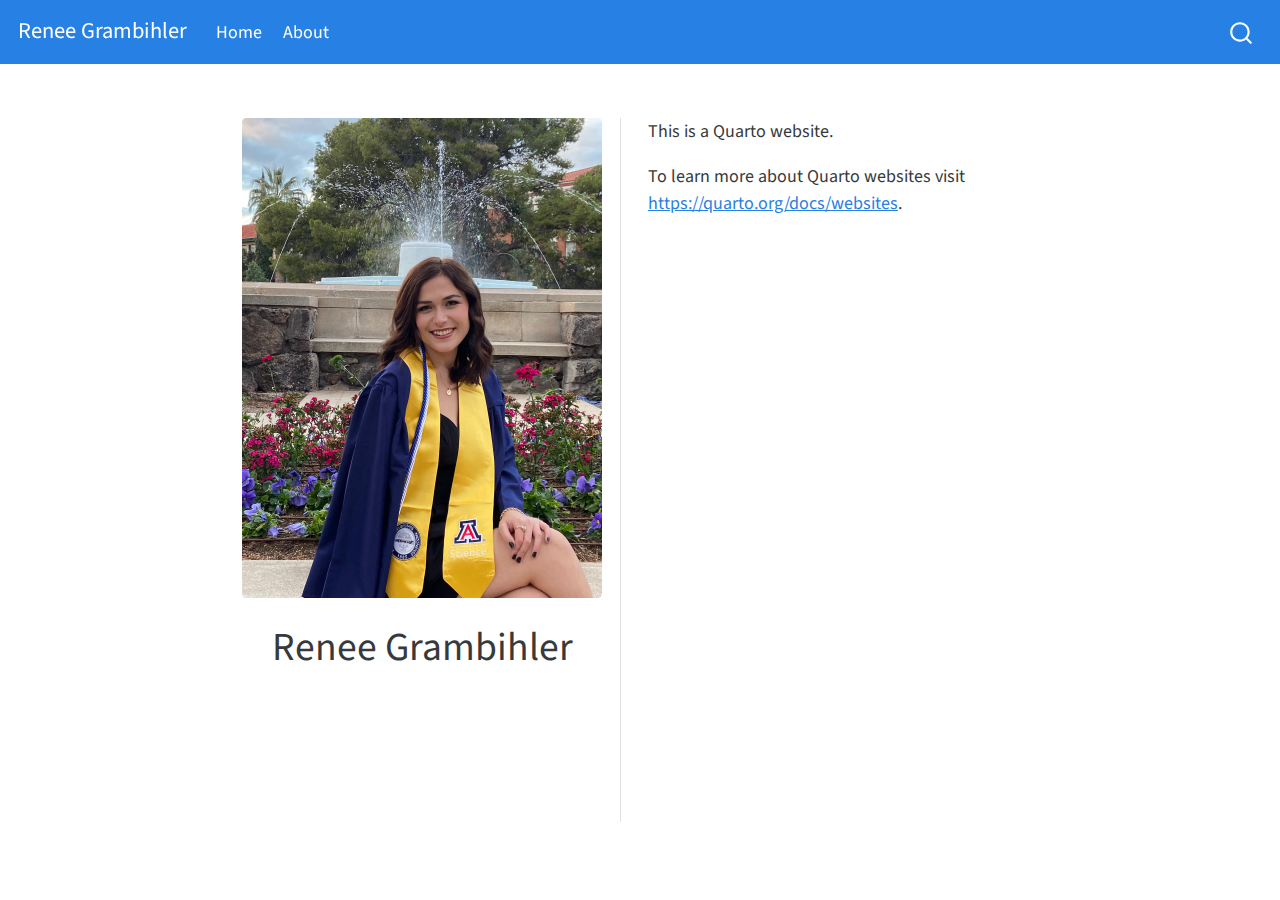
<file: docs/index.html>
<!DOCTYPE html>
<html xmlns="http://www.w3.org/1999/xhtml" lang="en" xml:lang="en"><head>

<meta charset="utf-8">
<meta name="generator" content="quarto-1.0.36">

<meta name="viewport" content="width=device-width, initial-scale=1.0, user-scalable=yes">


<title>Renee Grambihler</title>
<style>
code{white-space: pre-wrap;}
span.smallcaps{font-variant: small-caps;}
span.underline{text-decoration: underline;}
div.column{display: inline-block; vertical-align: top; width: 50%;}
div.hanging-indent{margin-left: 1.5em; text-indent: -1.5em;}
ul.task-list{list-style: none;}
</style>


<script src="site_libs/quarto-nav/quarto-nav.js"></script>
<script src="site_libs/quarto-nav/headroom.min.js"></script>
<script src="site_libs/clipboard/clipboard.min.js"></script>
<script src="site_libs/quarto-search/autocomplete.umd.js"></script>
<script src="site_libs/quarto-search/fuse.min.js"></script>
<script src="site_libs/quarto-search/quarto-search.js"></script>
<meta name="quarto:offset" content="./">
<script src="site_libs/quarto-html/quarto.js"></script>
<script src="site_libs/quarto-html/popper.min.js"></script>
<script src="site_libs/quarto-html/tippy.umd.min.js"></script>
<link href="site_libs/quarto-html/tippy.css" rel="stylesheet">
<link href="site_libs/quarto-html/quarto-syntax-highlighting.css" rel="stylesheet" id="quarto-text-highlighting-styles">
<script src="site_libs/bootstrap/bootstrap.min.js"></script>
<link href="site_libs/bootstrap/bootstrap-icons.css" rel="stylesheet">
<link href="site_libs/bootstrap/bootstrap.min.css" rel="stylesheet" id="quarto-bootstrap" data-mode="light">
<script id="quarto-search-options" type="application/json">{
  "location": "navbar",
  "copy-button": false,
  "collapse-after": 3,
  "panel-placement": "end",
  "type": "overlay",
  "limit": 20,
  "language": {
    "search-no-results-text": "No results",
    "search-matching-documents-text": "matching documents",
    "search-copy-link-title": "Copy link to search",
    "search-hide-matches-text": "Hide additional matches",
    "search-more-match-text": "more match in this document",
    "search-more-matches-text": "more matches in this document",
    "search-clear-button-title": "Clear",
    "search-detached-cancel-button-title": "Cancel",
    "search-submit-button-title": "Submit"
  }
}</script>


<link rel="stylesheet" href="styles.css">
</head>

<body class="nav-fixed fullcontent">

<div id="quarto-search-results"></div>
  <header id="quarto-header" class="headroom fixed-top">
    <nav class="navbar navbar-expand-lg navbar-dark ">
      <div class="navbar-container container-fluid">
      <a class="navbar-brand" href="./index.html">
    <span class="navbar-title">Renee Grambihler</span>
  </a>
          <button class="navbar-toggler" type="button" data-bs-toggle="collapse" data-bs-target="#navbarCollapse" aria-controls="navbarCollapse" aria-expanded="false" aria-label="Toggle navigation" onclick="if (window.quartoToggleHeadroom) { window.quartoToggleHeadroom(); }">
  <span class="navbar-toggler-icon"></span>
</button>
          <div class="collapse navbar-collapse" id="navbarCollapse">
            <ul class="navbar-nav navbar-nav-scroll me-auto">
  <li class="nav-item">
    <a class="nav-link active" href="./index.html" aria-current="page">Home</a>
  </li>  
  <li class="nav-item">
    <a class="nav-link" href="./about.html">About</a>
  </li>  
</ul>
              <div id="quarto-search" class="" title="Search"></div>
          </div> <!-- /navcollapse -->
      </div> <!-- /container-fluid -->
    </nav>
</header>
<!-- content -->
<div id="quarto-content" class="quarto-container page-columns page-rows-contents page-layout-article page-navbar">
<!-- sidebar -->
<!-- margin-sidebar -->
    
<!-- main -->
<div class="quarto-about-trestles">
  <div class="about-entity">
    <img src="profile-picture.JPG" class="about-image
  rounded " style="width: 20em;">
<header id="title-block-header" class="quarto-title-block default">
<div class="quarto-title">
<h1 class="title">Renee Grambihler</h1>
</div>
<div class="quarto-title-meta">
  </div>
</header>
  </div>
  <div class="about-contents"><main class="content" id="quarto-document-content">
<p>This is a Quarto website.</p>
<p>To learn more about Quarto websites visit <a href="https://quarto.org/docs/websites" class="uri">https://quarto.org/docs/websites</a>.</p>


</main></div>
</div>
 <!-- /main -->
<script id="quarto-html-after-body" type="application/javascript">
window.document.addEventListener("DOMContentLoaded", function (event) {
  const toggleBodyColorMode = (bsSheetEl) => {
    const mode = bsSheetEl.getAttribute("data-mode");
    const bodyEl = window.document.querySelector("body");
    if (mode === "dark") {
      bodyEl.classList.add("quarto-dark");
      bodyEl.classList.remove("quarto-light");
    } else {
      bodyEl.classList.add("quarto-light");
      bodyEl.classList.remove("quarto-dark");
    }
  }
  const toggleBodyColorPrimary = () => {
    const bsSheetEl = window.document.querySelector("link#quarto-bootstrap");
    if (bsSheetEl) {
      toggleBodyColorMode(bsSheetEl);
    }
  }
  toggleBodyColorPrimary();  
  const clipboard = new window.ClipboardJS('.code-copy-button', {
    target: function(trigger) {
      return trigger.previousElementSibling;
    }
  });
  clipboard.on('success', function(e) {
    // button target
    const button = e.trigger;
    // don't keep focus
    button.blur();
    // flash "checked"
    button.classList.add('code-copy-button-checked');
    var currentTitle = button.getAttribute("title");
    button.setAttribute("title", "Copied!");
    setTimeout(function() {
      button.setAttribute("title", currentTitle);
      button.classList.remove('code-copy-button-checked');
    }, 1000);
    // clear code selection
    e.clearSelection();
  });
  function tippyHover(el, contentFn) {
    const config = {
      allowHTML: true,
      content: contentFn,
      maxWidth: 500,
      delay: 100,
      arrow: false,
      appendTo: function(el) {
          return el.parentElement;
      },
      interactive: true,
      interactiveBorder: 10,
      theme: 'quarto',
      placement: 'bottom-start'
    };
    window.tippy(el, config); 
  }
  const noterefs = window.document.querySelectorAll('a[role="doc-noteref"]');
  for (var i=0; i<noterefs.length; i++) {
    const ref = noterefs[i];
    tippyHover(ref, function() {
      let href = ref.getAttribute('href');
      try { href = new URL(href).hash; } catch {}
      const id = href.replace(/^#\/?/, "");
      const note = window.document.getElementById(id);
      return note.innerHTML;
    });
  }
  var bibliorefs = window.document.querySelectorAll('a[role="doc-biblioref"]');
  for (var i=0; i<bibliorefs.length; i++) {
    const ref = bibliorefs[i];
    const cites = ref.parentNode.getAttribute('data-cites').split(' ');
    tippyHover(ref, function() {
      var popup = window.document.createElement('div');
      cites.forEach(function(cite) {
        var citeDiv = window.document.createElement('div');
        citeDiv.classList.add('hanging-indent');
        citeDiv.classList.add('csl-entry');
        var biblioDiv = window.document.getElementById('ref-' + cite);
        if (biblioDiv) {
          citeDiv.innerHTML = biblioDiv.innerHTML;
        }
        popup.appendChild(citeDiv);
      });
      return popup.innerHTML;
    });
  }
});
</script>
</div> <!-- /content -->



</body></html>
</file>
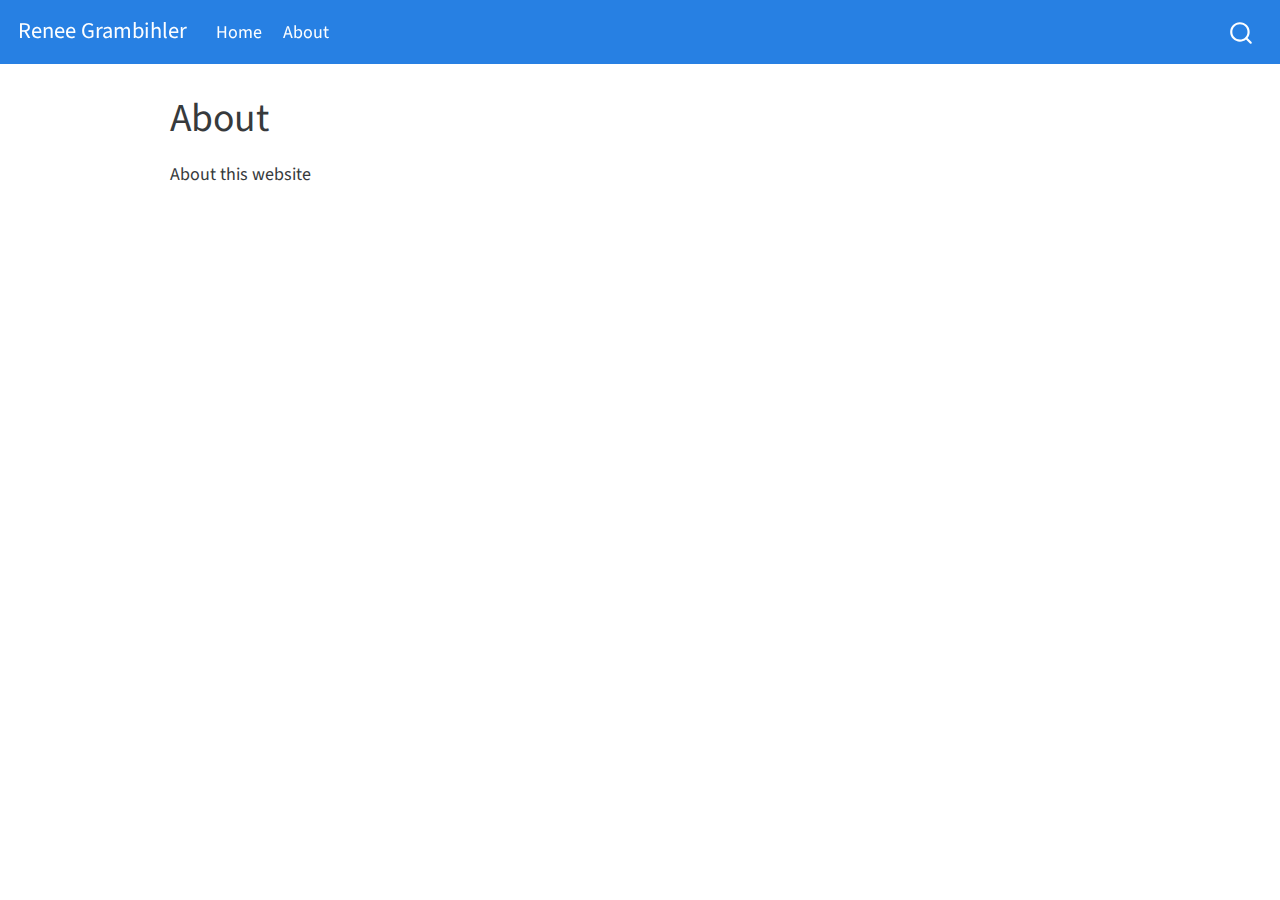
<file: docs/about.html>
<!DOCTYPE html>
<html xmlns="http://www.w3.org/1999/xhtml" lang="en" xml:lang="en"><head>

<meta charset="utf-8">
<meta name="generator" content="quarto-1.0.36">

<meta name="viewport" content="width=device-width, initial-scale=1.0, user-scalable=yes">


<title>Renee Grambihler - About</title>
<style>
code{white-space: pre-wrap;}
span.smallcaps{font-variant: small-caps;}
span.underline{text-decoration: underline;}
div.column{display: inline-block; vertical-align: top; width: 50%;}
div.hanging-indent{margin-left: 1.5em; text-indent: -1.5em;}
ul.task-list{list-style: none;}
</style>


<script src="site_libs/quarto-nav/quarto-nav.js"></script>
<script src="site_libs/quarto-nav/headroom.min.js"></script>
<script src="site_libs/clipboard/clipboard.min.js"></script>
<script src="site_libs/quarto-search/autocomplete.umd.js"></script>
<script src="site_libs/quarto-search/fuse.min.js"></script>
<script src="site_libs/quarto-search/quarto-search.js"></script>
<meta name="quarto:offset" content="./">
<script src="site_libs/quarto-html/quarto.js"></script>
<script src="site_libs/quarto-html/popper.min.js"></script>
<script src="site_libs/quarto-html/tippy.umd.min.js"></script>
<script src="site_libs/quarto-html/anchor.min.js"></script>
<link href="site_libs/quarto-html/tippy.css" rel="stylesheet">
<link href="site_libs/quarto-html/quarto-syntax-highlighting.css" rel="stylesheet" id="quarto-text-highlighting-styles">
<script src="site_libs/bootstrap/bootstrap.min.js"></script>
<link href="site_libs/bootstrap/bootstrap-icons.css" rel="stylesheet">
<link href="site_libs/bootstrap/bootstrap.min.css" rel="stylesheet" id="quarto-bootstrap" data-mode="light">
<script id="quarto-search-options" type="application/json">{
  "location": "navbar",
  "copy-button": false,
  "collapse-after": 3,
  "panel-placement": "end",
  "type": "overlay",
  "limit": 20,
  "language": {
    "search-no-results-text": "No results",
    "search-matching-documents-text": "matching documents",
    "search-copy-link-title": "Copy link to search",
    "search-hide-matches-text": "Hide additional matches",
    "search-more-match-text": "more match in this document",
    "search-more-matches-text": "more matches in this document",
    "search-clear-button-title": "Clear",
    "search-detached-cancel-button-title": "Cancel",
    "search-submit-button-title": "Submit"
  }
}</script>


<link rel="stylesheet" href="styles.css">
</head>

<body class="nav-fixed">

<div id="quarto-search-results"></div>
  <header id="quarto-header" class="headroom fixed-top">
    <nav class="navbar navbar-expand-lg navbar-dark ">
      <div class="navbar-container container-fluid">
      <a class="navbar-brand" href="./index.html">
    <span class="navbar-title">Renee Grambihler</span>
  </a>
          <button class="navbar-toggler" type="button" data-bs-toggle="collapse" data-bs-target="#navbarCollapse" aria-controls="navbarCollapse" aria-expanded="false" aria-label="Toggle navigation" onclick="if (window.quartoToggleHeadroom) { window.quartoToggleHeadroom(); }">
  <span class="navbar-toggler-icon"></span>
</button>
          <div class="collapse navbar-collapse" id="navbarCollapse">
            <ul class="navbar-nav navbar-nav-scroll me-auto">
  <li class="nav-item">
    <a class="nav-link" href="./index.html">Home</a>
  </li>  
  <li class="nav-item">
    <a class="nav-link active" href="./about.html" aria-current="page">About</a>
  </li>  
</ul>
              <div id="quarto-search" class="" title="Search"></div>
          </div> <!-- /navcollapse -->
      </div> <!-- /container-fluid -->
    </nav>
</header>
<!-- content -->
<div id="quarto-content" class="quarto-container page-columns page-rows-contents page-layout-article page-navbar">
<!-- sidebar -->
<!-- margin-sidebar -->
    <div id="quarto-margin-sidebar" class="sidebar margin-sidebar">
        
    </div>
<!-- main -->
<main class="content" id="quarto-document-content">

<header id="title-block-header" class="quarto-title-block default">
<div class="quarto-title">
<h1 class="title">About</h1>
</div>



<div class="quarto-title-meta">

    
    
  </div>
  

</header>

<p>About this website</p>



</main> <!-- /main -->
<script id="quarto-html-after-body" type="application/javascript">
window.document.addEventListener("DOMContentLoaded", function (event) {
  const toggleBodyColorMode = (bsSheetEl) => {
    const mode = bsSheetEl.getAttribute("data-mode");
    const bodyEl = window.document.querySelector("body");
    if (mode === "dark") {
      bodyEl.classList.add("quarto-dark");
      bodyEl.classList.remove("quarto-light");
    } else {
      bodyEl.classList.add("quarto-light");
      bodyEl.classList.remove("quarto-dark");
    }
  }
  const toggleBodyColorPrimary = () => {
    const bsSheetEl = window.document.querySelector("link#quarto-bootstrap");
    if (bsSheetEl) {
      toggleBodyColorMode(bsSheetEl);
    }
  }
  toggleBodyColorPrimary();  
  const icon = "";
  const anchorJS = new window.AnchorJS();
  anchorJS.options = {
    placement: 'right',
    icon: icon
  };
  anchorJS.add('.anchored');
  const clipboard = new window.ClipboardJS('.code-copy-button', {
    target: function(trigger) {
      return trigger.previousElementSibling;
    }
  });
  clipboard.on('success', function(e) {
    // button target
    const button = e.trigger;
    // don't keep focus
    button.blur();
    // flash "checked"
    button.classList.add('code-copy-button-checked');
    var currentTitle = button.getAttribute("title");
    button.setAttribute("title", "Copied!");
    setTimeout(function() {
      button.setAttribute("title", currentTitle);
      button.classList.remove('code-copy-button-checked');
    }, 1000);
    // clear code selection
    e.clearSelection();
  });
  function tippyHover(el, contentFn) {
    const config = {
      allowHTML: true,
      content: contentFn,
      maxWidth: 500,
      delay: 100,
      arrow: false,
      appendTo: function(el) {
          return el.parentElement;
      },
      interactive: true,
      interactiveBorder: 10,
      theme: 'quarto',
      placement: 'bottom-start'
    };
    window.tippy(el, config); 
  }
  const noterefs = window.document.querySelectorAll('a[role="doc-noteref"]');
  for (var i=0; i<noterefs.length; i++) {
    const ref = noterefs[i];
    tippyHover(ref, function() {
      let href = ref.getAttribute('href');
      try { href = new URL(href).hash; } catch {}
      const id = href.replace(/^#\/?/, "");
      const note = window.document.getElementById(id);
      return note.innerHTML;
    });
  }
  var bibliorefs = window.document.querySelectorAll('a[role="doc-biblioref"]');
  for (var i=0; i<bibliorefs.length; i++) {
    const ref = bibliorefs[i];
    const cites = ref.parentNode.getAttribute('data-cites').split(' ');
    tippyHover(ref, function() {
      var popup = window.document.createElement('div');
      cites.forEach(function(cite) {
        var citeDiv = window.document.createElement('div');
        citeDiv.classList.add('hanging-indent');
        citeDiv.classList.add('csl-entry');
        var biblioDiv = window.document.getElementById('ref-' + cite);
        if (biblioDiv) {
          citeDiv.innerHTML = biblioDiv.innerHTML;
        }
        popup.appendChild(citeDiv);
      });
      return popup.innerHTML;
    });
  }
});
</script>
</div> <!-- /content -->



</body></html>
</file>
<file: docs/site_libs/quarto-html/tippy.css>
.tippy-box[data-animation=fade][data-state=hidden]{opacity:0}[data-tippy-root]{max-width:calc(100vw - 10px)}.tippy-box{position:relative;background-color:#333;color:#fff;border-radius:4px;font-size:14px;line-height:1.4;white-space:normal;outline:0;transition-property:transform,visibility,opacity}.tippy-box[data-placement^=top]>.tippy-arrow{bottom:0}.tippy-box[data-placement^=top]>.tippy-arrow:before{bottom:-7px;left:0;border-width:8px 8px 0;border-top-color:initial;transform-origin:center top}.tippy-box[data-placement^=bottom]>.tippy-arrow{top:0}.tippy-box[data-placement^=bottom]>.tippy-arrow:before{top:-7px;left:0;border-width:0 8px 8px;border-bottom-color:initial;transform-origin:center bottom}.tippy-box[data-placement^=left]>.tippy-arrow{right:0}.tippy-box[data-placement^=left]>.tippy-arrow:before{border-width:8px 0 8px 8px;border-left-color:initial;right:-7px;transform-origin:center left}.tippy-box[data-placement^=right]>.tippy-arrow{left:0}.tippy-box[data-placement^=right]>.tippy-arrow:before{left:-7px;border-width:8px 8px 8px 0;border-right-color:initial;transform-origin:center right}.tippy-box[data-inertia][data-state=visible]{transition-timing-function:cubic-bezier(.54,1.5,.38,1.11)}.tippy-arrow{width:16px;height:16px;color:#333}.tippy-arrow:before{content:"";position:absolute;border-color:transparent;border-style:solid}.tippy-content{position:relative;padding:5px 9px;z-index:1}
</file>
<file: docs/site_libs/quarto-html/quarto-syntax-highlighting.css>
/* quarto syntax highlight colors */
:root {
  --quarto-hl-ot-color: #003B4F;
  --quarto-hl-at-color: #657422;
  --quarto-hl-ss-color: #20794D;
  --quarto-hl-an-color: #5E5E5E;
  --quarto-hl-fu-color: #4758AB;
  --quarto-hl-st-color: #20794D;
  --quarto-hl-cf-color: #003B4F;
  --quarto-hl-op-color: #5E5E5E;
  --quarto-hl-er-color: #AD0000;
  --quarto-hl-bn-color: #AD0000;
  --quarto-hl-al-color: #AD0000;
  --quarto-hl-va-color: #111111;
  --quarto-hl-bu-color: inherit;
  --quarto-hl-ex-color: inherit;
  --quarto-hl-pp-color: #AD0000;
  --quarto-hl-in-color: #5E5E5E;
  --quarto-hl-vs-color: #20794D;
  --quarto-hl-wa-color: #5E5E5E;
  --quarto-hl-do-color: #5E5E5E;
  --quarto-hl-im-color: #00769E;
  --quarto-hl-ch-color: #20794D;
  --quarto-hl-dt-color: #AD0000;
  --quarto-hl-fl-color: #AD0000;
  --quarto-hl-co-color: #5E5E5E;
  --quarto-hl-cv-color: #5E5E5E;
  --quarto-hl-cn-color: #8f5902;
  --quarto-hl-sc-color: #5E5E5E;
  --quarto-hl-dv-color: #AD0000;
  --quarto-hl-kw-color: #003B4F;
}

/* other quarto variables */
:root {
  --quarto-font-monospace: SFMono-Regular, Menlo, Monaco, Consolas, "Liberation Mono", "Courier New", monospace;
}

pre > code.sourceCode > span {
  color: #003B4F;
}

code span {
  color: #003B4F;
}

code.sourceCode > span {
  color: #003B4F;
}

div.sourceCode,
div.sourceCode pre.sourceCode {
  color: #003B4F;
}

code span.ot {
  color: #003B4F;
}

code span.at {
  color: #657422;
}

code span.ss {
  color: #20794D;
}

code span.an {
  color: #5E5E5E;
}

code span.fu {
  color: #4758AB;
}

code span.st {
  color: #20794D;
}

code span.cf {
  color: #003B4F;
}

code span.op {
  color: #5E5E5E;
}

code span.er {
  color: #AD0000;
}

code span.bn {
  color: #AD0000;
}

code span.al {
  color: #AD0000;
}

code span.va {
  color: #111111;
}

code span.pp {
  color: #AD0000;
}

code span.in {
  color: #5E5E5E;
}

code span.vs {
  color: #20794D;
}

code span.wa {
  color: #5E5E5E;
  font-style: italic;
}

code span.do {
  color: #5E5E5E;
  font-style: italic;
}

code span.im {
  color: #00769E;
}

code span.ch {
  color: #20794D;
}

code span.dt {
  color: #AD0000;
}

code span.fl {
  color: #AD0000;
}

code span.co {
  color: #5E5E5E;
}

code span.cv {
  color: #5E5E5E;
  font-style: italic;
}

code span.cn {
  color: #8f5902;
}

code span.sc {
  color: #5E5E5E;
}

code span.dv {
  color: #AD0000;
}

code span.kw {
  color: #003B4F;
}

.prevent-inlining {
  content: "</";
}

/*# sourceMappingURL=debc5d5d77c3f9108843748ff7464032.css.map */
</file>
<file: docs/styles.css>
/* css styles */
</file>
